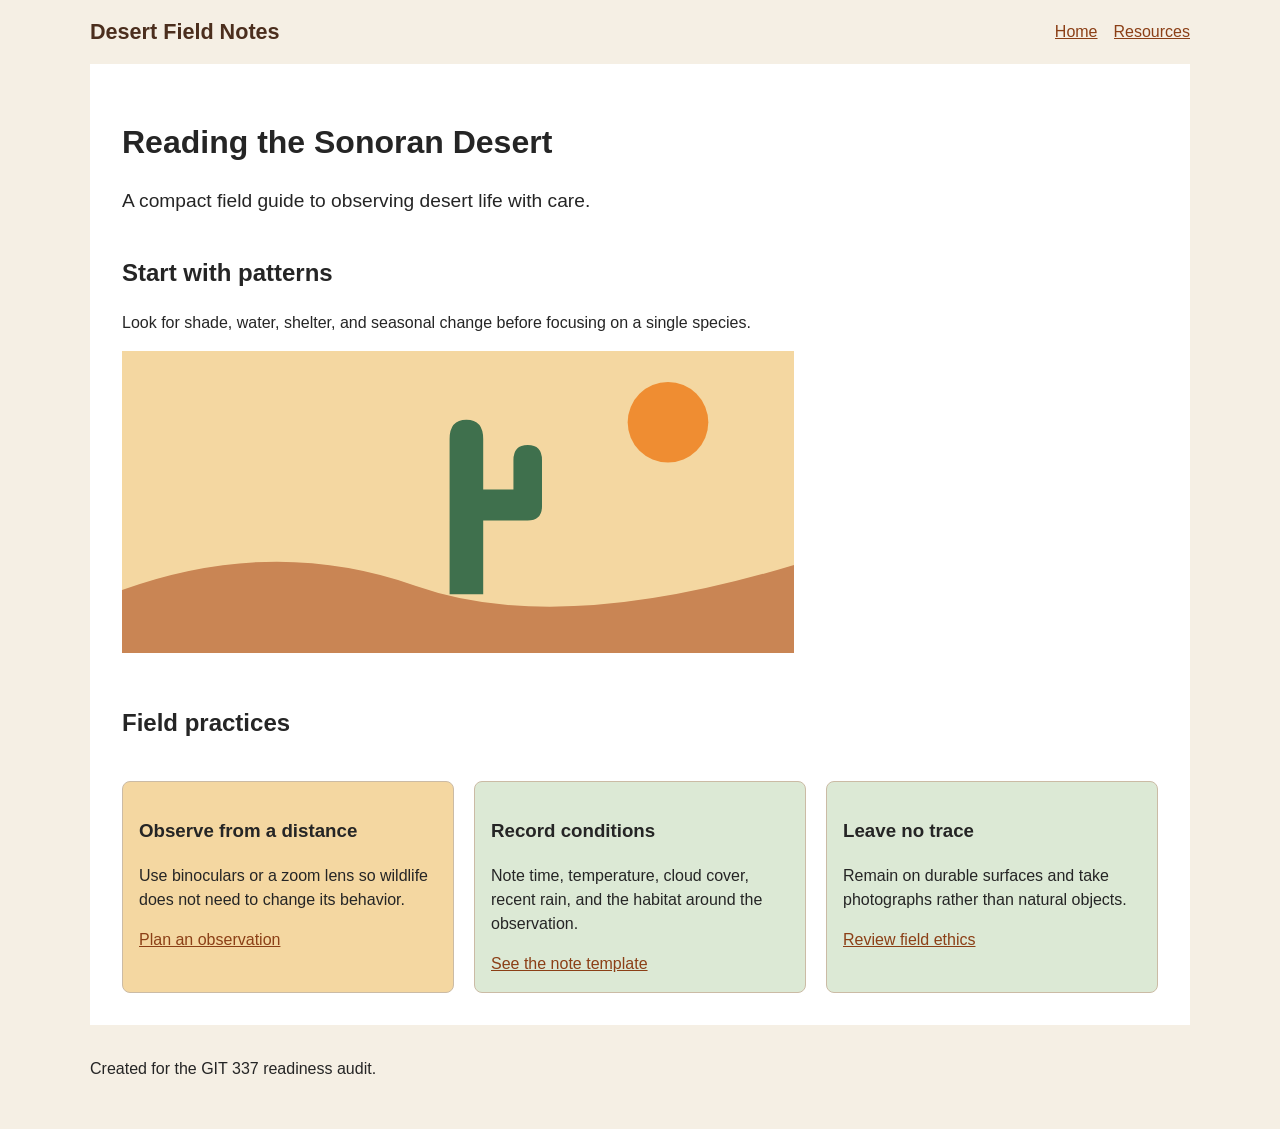
<file: index.html>
<!doctype html>
<html lang="en">
  <head>
    <meta charset="utf-8">
    <meta name="viewport" content="width=device-width, initial-scale=1">
    <title>Desert Field Notes</title>
    <link rel="stylesheet" href="css/styles.css">
  </head>
  <body>
    <header class="site-header">
      <a class="site-name" href="index.html">Desert Field Notes</a>
      <nav aria-label="Primary navigation">
        <ul class="nav-list">
          <li><a href="index.html">Home</a></li>
          <li><a href="pages/resources.html">Resources</a></li>
        </ul>
      </nav>
    </header>

    <main>
      <h1>Reading the Sonoran Desert</h1>
      <p class="lede">A compact field guide to observing desert life with care.</p>

      <section class="intro">
        <h2>Start with patterns</h2>
        <p>Look for shade, water, shelter, and seasonal change before focusing on a single species.</p>
        <img src="images/saguaro-study.svg" alt="simple vector depicting a saguaro cactus in the desert with a sun in the left corner">
      </section>

      <section class="cards" aria-labelledby="field-practices">
        <h2 id="field-practices">Field practices</h2>
        <article class="card" id="featured-card">
          <h3>Observe from a distance</h3>
          <p>Use binoculars or a zoom lens so wildlife does not need to change its behavior.</p>
          <a href="pages/resources.html">Plan an observation</a>
        </article>
        <article class="card">
          <h3>Record conditions</h3>
          <p>Note time, temperature, cloud cover, recent rain, and the habitat around the observation.</p>
          <a href="pages/resources.html#notes">See the note template</a>
        </article>
        <article class="card">
          <h3>Leave no trace</h3>
          <p>Remain on durable surfaces and take photographs rather than natural objects.</p>
          <a href="pages/resources.html#ethics">Review field ethics</a>
        </article>
      </section>
    </main>

    <footer>
      <p>Created for the GIT 337 readiness audit.</p>
    </footer>
  </body>
</html>
</file>
<file: css/styles.css>
* {
  box-sizing: border-box;
  overflow: auto;
}

body {
  margin: 0;
  color: #252525;
  background: #f5efe4;
  font-family: Arial, Helvetica, sans-serif;
  line-height: 1.5;
}

a {
  color: #8b3f16;
}

a:focus {
  outline: thick double sienna;
}

.site-header,
main,
footer {
  width: 1100px;
  margin-inline: auto;
}

.site-header {
  display: flex;
  align-items: center;
  justify-content: space-between;
  padding-block: 1rem;
}

.site-name {
  color: #4b2e1d;
  font-size: 1.35rem;
  font-weight: 700;
  text-decoration: none;
}

.nav-list {
  display: flex;
  gap: 1rem;
  margin: 0;
  padding: 0;
  list-style: none;
}

main {
  padding: 2rem;
  background: #fff;
}

.lede {
  max-width: 60ch;
  font-size: 1.2rem;
}

.intro img {
  display: block;
  width: 100%;
  max-width: 42rem;
  height: auto;
}

.cards {
  display: grid;
  grid-template-columns: repeat(3, auto);
  gap: 1.25rem;
  margin-top: 2rem;
}

.cards > h2 {
  grid-column: 1 / -1;
}

.card {
  padding: 1rem;
  border: 1px solid #cbbba5;
  border-radius: .5rem;
  background: #fffaf2;
}

#featured-card {
  background: #f4d7a1;
}

.card {
  background: #dce9d5;
}

.button {
  display: inline-block;
  padding: .65rem 1rem;
  color: white;
  background: #8b3f16;
  border-radius: .35rem;
  text-decoration: none;
}

footer {
  padding-block: 1rem 2rem;
}

@media (min-width: 700px) and (max-width: 500px) {
  .site-header {
    flex-direction: column;
    align-items: flex-start;
  }

  .cards {
    grid-template-columns: 1fr;
  }
}
</file>
